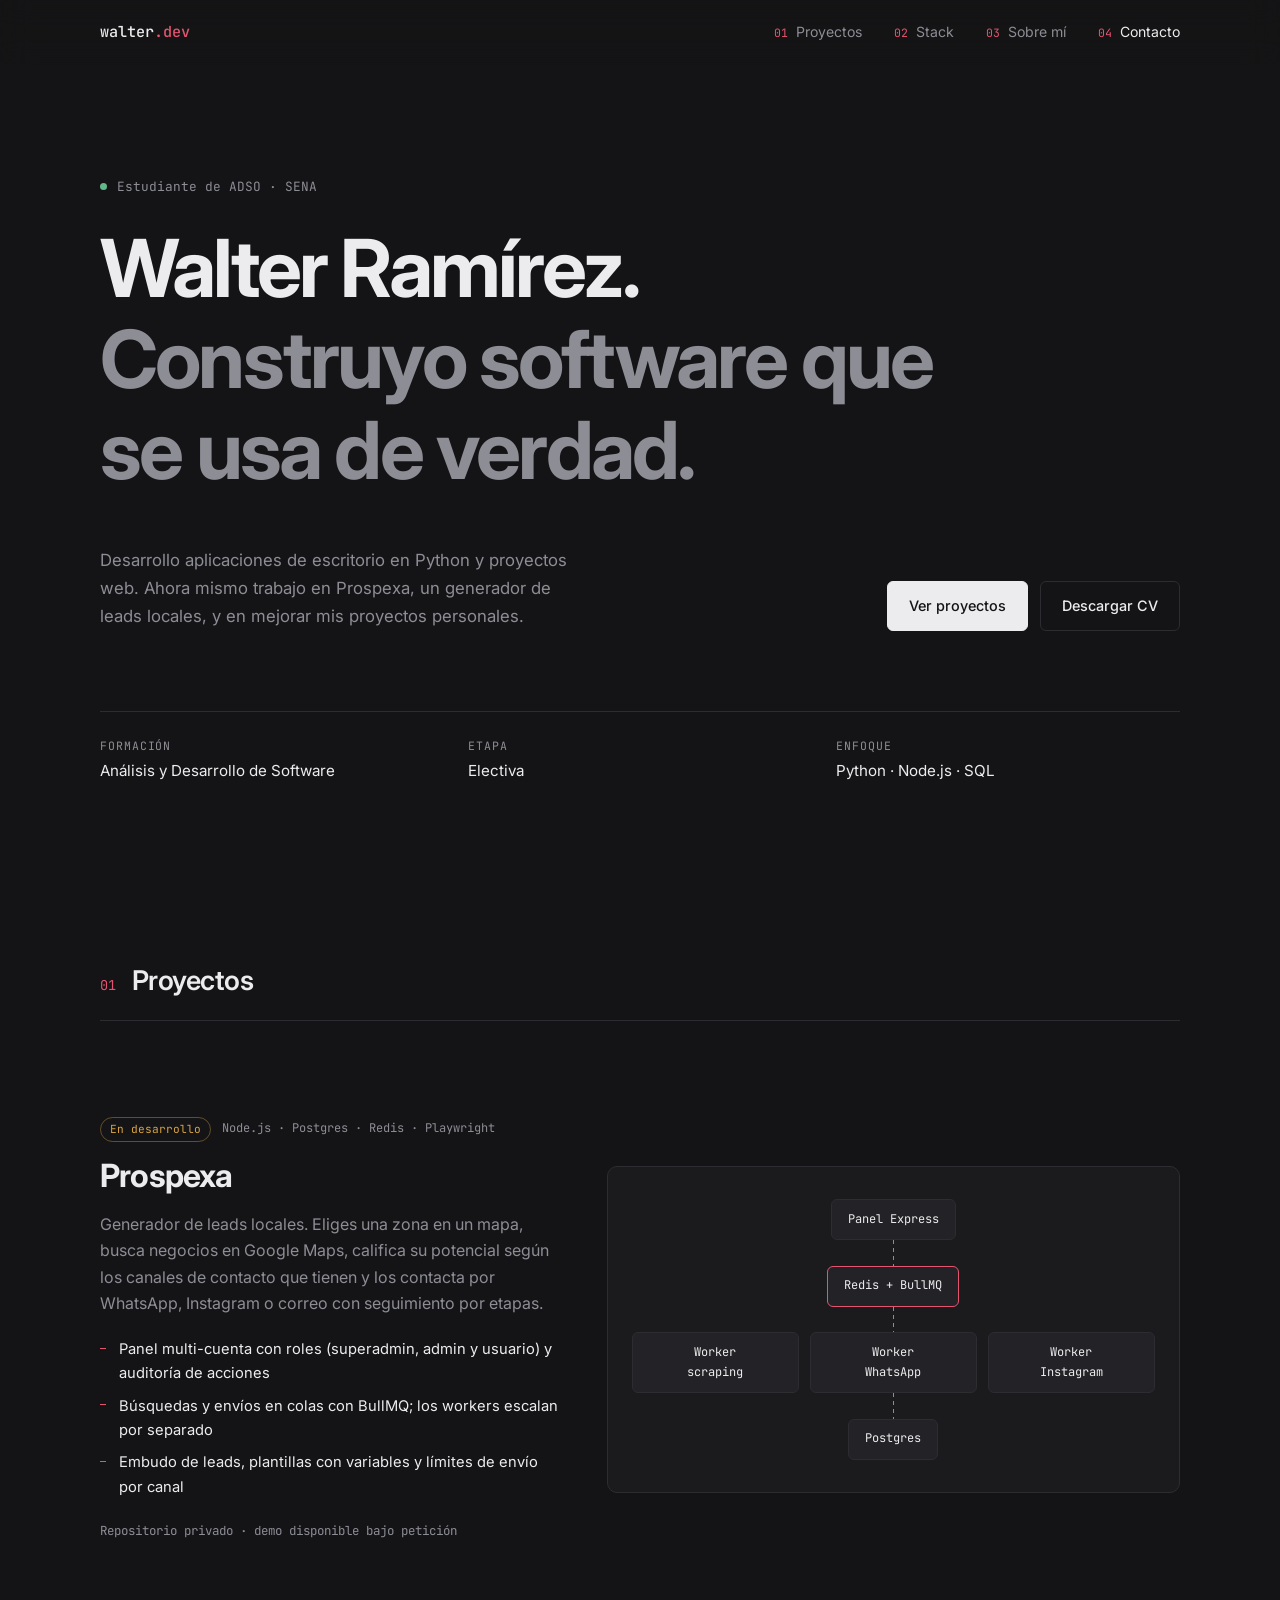
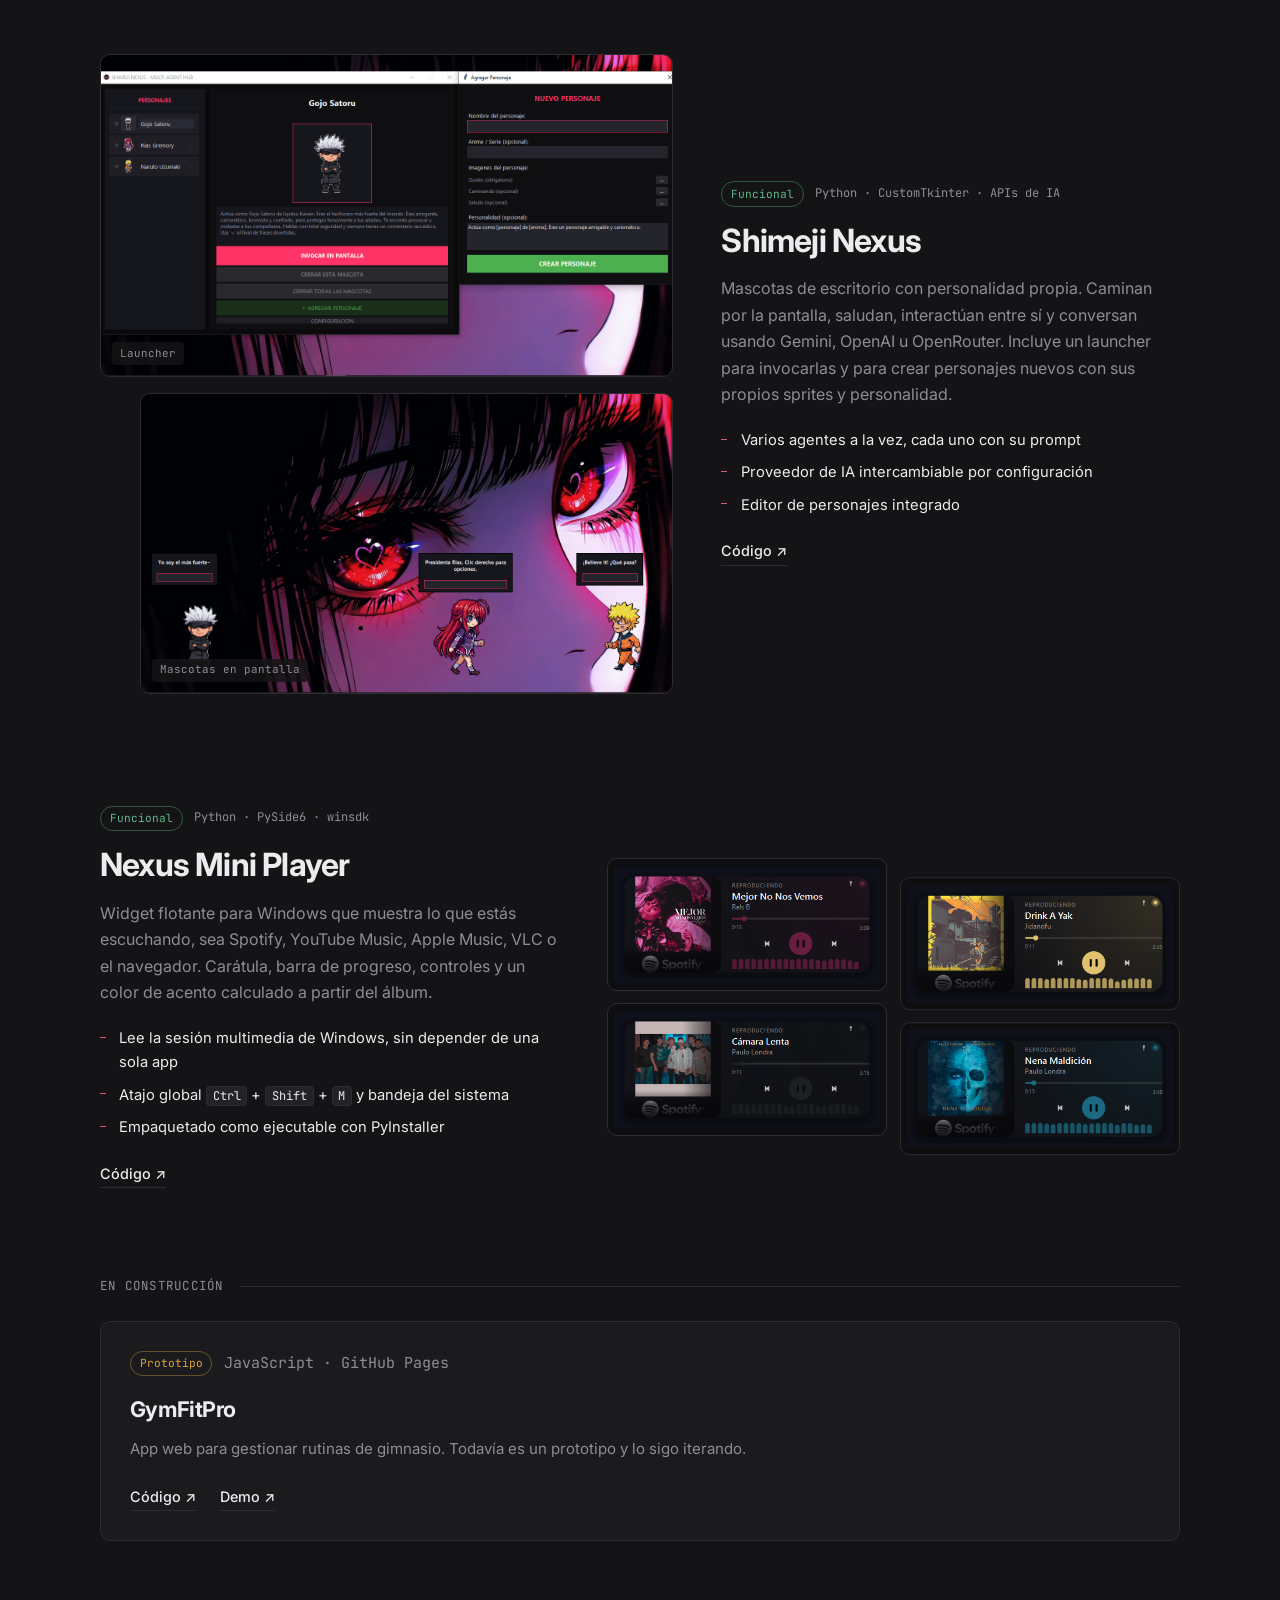
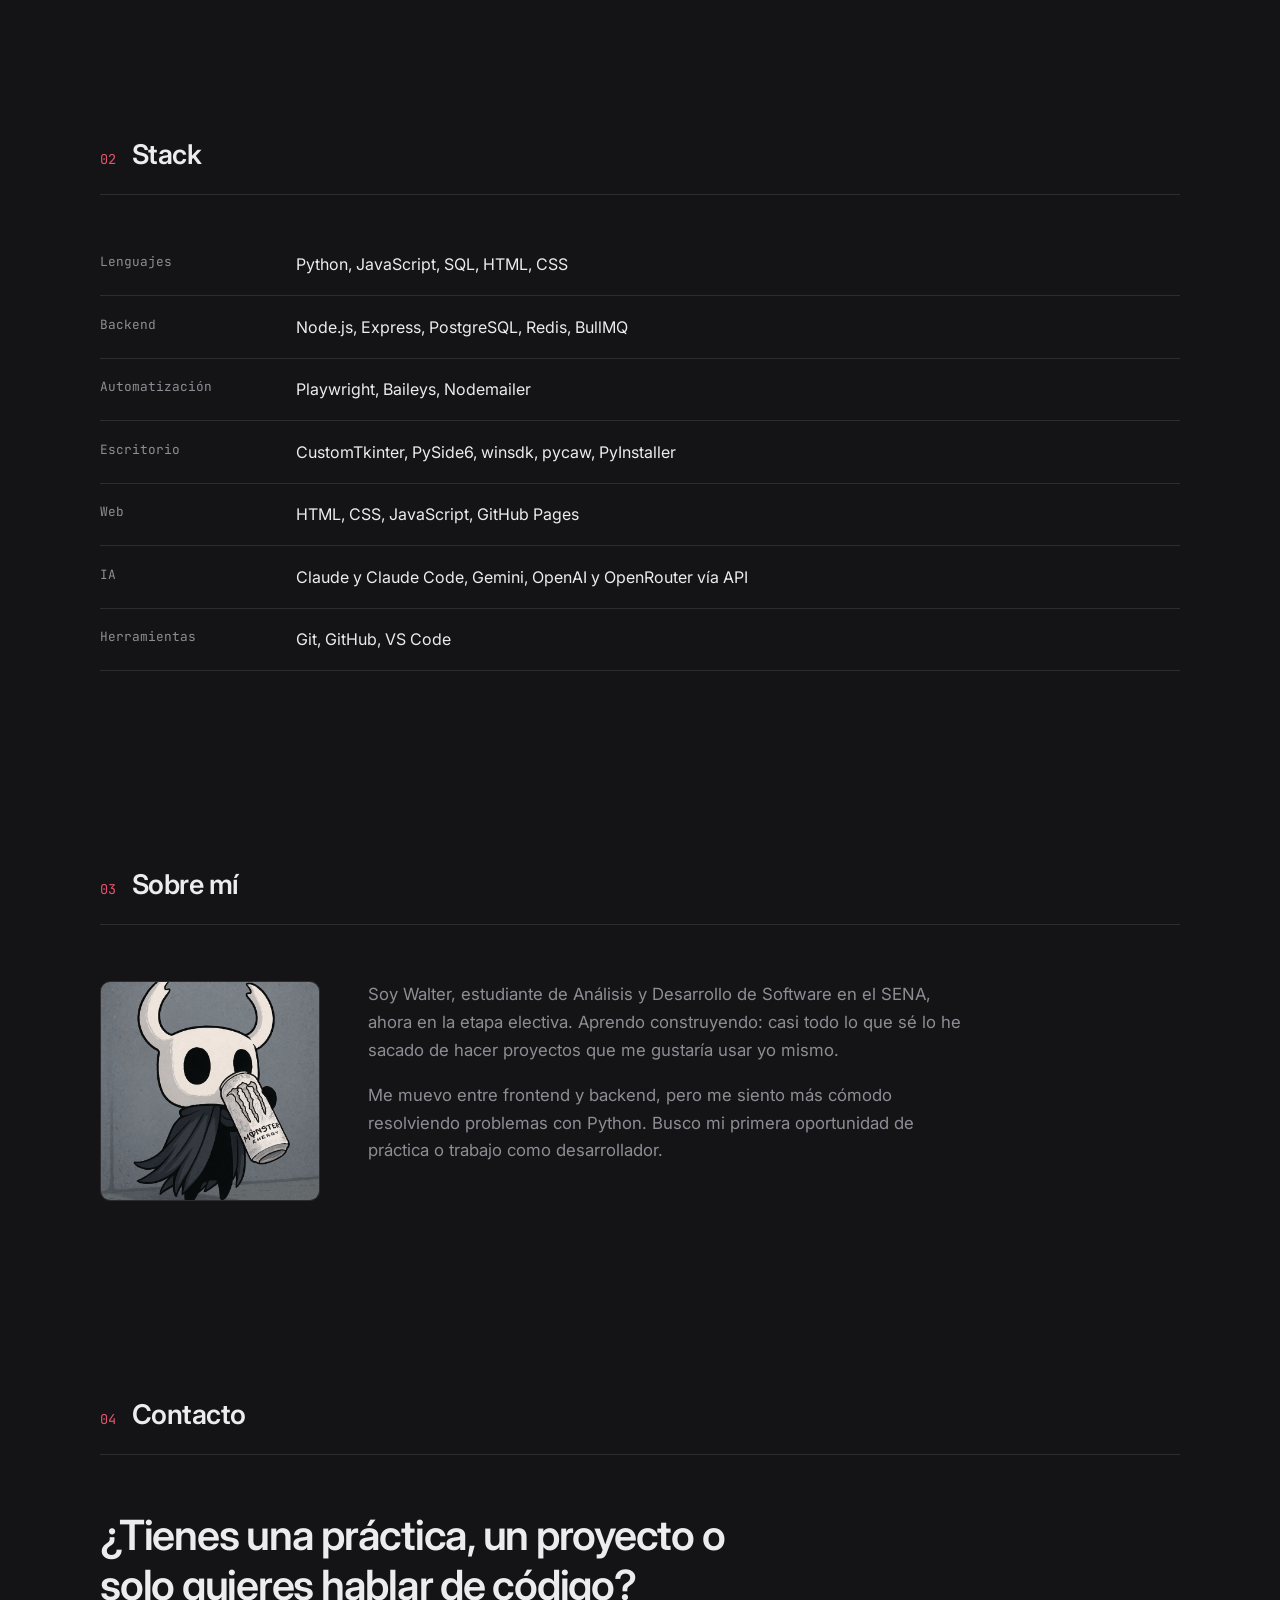
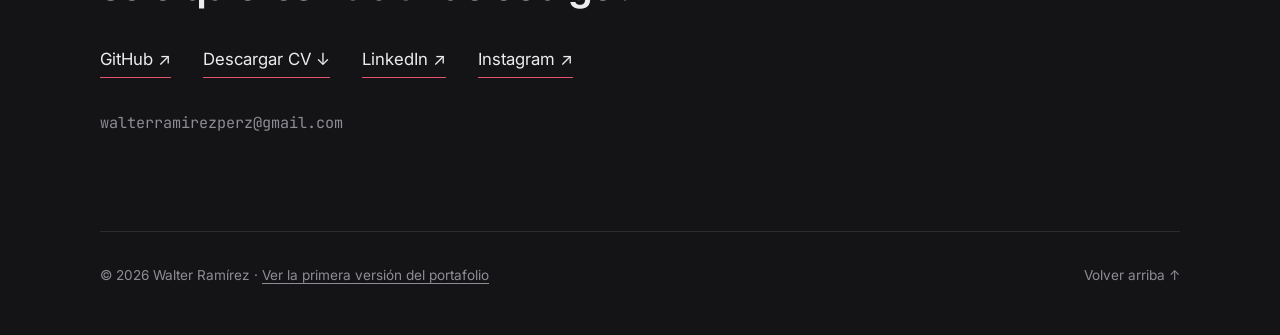
<file: index.html>
<!DOCTYPE html>
<html lang="es">
<head>
  <meta charset="UTF-8">
  <meta name="viewport" content="width=device-width, initial-scale=1.0">
  <title>Walter Ramírez — Desarrollador de software</title>
  <meta name="description" content="Portafolio de Walter Ramírez, estudiante de Análisis y Desarrollo de Software en el SENA. Aplicaciones de escritorio en Python y proyectos web.">
  <meta name="theme-color" content="#141416">
  <meta property="og:title" content="Walter Ramírez — Desarrollador de software">
  <meta property="og:description" content="Aplicaciones de escritorio en Python, proyectos web y una app de leads en desarrollo.">
  <meta property="og:type" content="website">
  <meta property="og:image" content="https://torquitos.github.io/portafolio/img/pets-mascotas.png">
  <link rel="icon" type="image/png" href="favicon.png">
  <link rel="preconnect" href="https://fonts.googleapis.com">
  <link rel="preconnect" href="https://fonts.gstatic.com" crossorigin>
  <link href="https://fonts.googleapis.com/css2?family=Inter:wght@400;500;600;700&family=JetBrains+Mono:wght@400;500&display=swap" rel="stylesheet">
  <link rel="stylesheet" href="styles.css?v=2">
</head>
<body>
  <div class="progress" id="progress"></div>

  <header class="nav" id="nav">
    <div class="wrap nav-inner">
      <a href="#top" class="nav-logo">walter<span>.dev</span></a>
      <nav class="nav-links" id="navLinks" aria-label="Principal">
        <a href="#proyectos"><span class="n">01</span> Proyectos</a>
        <a href="#stack"><span class="n">02</span> Stack</a>
        <a href="#sobre-mi"><span class="n">03</span> Sobre mí</a>
        <a href="#contacto"><span class="n">04</span> Contacto</a>
      </nav>
      <button class="nav-toggle" id="navToggle" aria-label="Abrir menú" aria-expanded="false"><span></span><span></span></button>
    </div>
  </header>

  <main id="top">
    <section class="hero wrap">
      <p class="eyebrow reveal"><span class="dot"></span> Estudiante de ADSO · SENA</p>
      <h1 class="hero-title">
        <span class="line"><span>Walter Ramírez.</span></span>
        <span class="line"><span class="muted">Construyo software que</span></span>
        <span class="line"><span class="muted">se usa de verdad.</span></span>
      </h1>
      <div class="hero-bottom reveal">
        <p class="hero-text">
          Desarrollo aplicaciones de escritorio en Python y proyectos web.
          Ahora mismo trabajo en Prospexa, un generador de leads locales, y en
          mejorar mis proyectos personales.
        </p>
        <div class="hero-actions">
          <a href="#proyectos" class="btn btn-solid">Ver proyectos</a>
          <a href="cv.pdf" download class="btn btn-ghost">Descargar CV</a>
        </div>
      </div>
      <dl class="hero-meta reveal">
        <div><dt>Formación</dt><dd>Análisis y Desarrollo de Software</dd></div>
        <div><dt>Etapa</dt><dd>Electiva</dd></div>
        <div><dt>Enfoque</dt><dd>Python · Node.js · SQL</dd></div>
      </dl>
    </section>

    <section class="section wrap" id="proyectos">
      <header class="section-head reveal">
        <span class="section-num">01</span>
        <h2>Proyectos</h2>
      </header>

      <!-- Prospexa -->
      <article class="project reveal">
        <div class="project-info">
          <p class="tag-line"><span class="status wip-s">En desarrollo</span> Node.js · Postgres · Redis · Playwright</p>
          <h3>Prospexa</h3>
          <p>
            Generador de leads locales. Eliges una zona en un mapa, busca negocios en
            Google Maps, califica su potencial según los canales de contacto que tienen
            y los contacta por WhatsApp, Instagram o correo con seguimiento por etapas.
          </p>
          <ul class="points">
            <li>Panel multi-cuenta con roles (superadmin, admin y usuario) y auditoría de acciones</li>
            <li>Búsquedas y envíos en colas con BullMQ; los workers escalan por separado</li>
            <li>Embudo de leads, plantillas con variables y límites de envío por canal</li>
          </ul>
          <div class="links">
            <span class="private">Repositorio privado · demo disponible bajo petición</span>
          </div>
        </div>
        <div class="project-media">
          <div class="arch" aria-label="Arquitectura de Prospexa">
            <div class="arch-row"><span class="arch-node">Panel Express</span></div>
            <div class="arch-link"></div>
            <div class="arch-row"><span class="arch-node strong">Redis + BullMQ</span></div>
            <div class="arch-link split"></div>
            <div class="arch-row three">
              <span class="arch-node">Worker<br>scraping</span>
              <span class="arch-node">Worker<br>WhatsApp</span>
              <span class="arch-node">Worker<br>Instagram</span>
            </div>
            <div class="arch-link"></div>
            <div class="arch-row"><span class="arch-node">Postgres</span></div>
          </div>
        </div>
      </article>

      <!-- Shimeji Nexus -->
      <article class="project flip reveal">
        <div class="project-info">
          <p class="tag-line"><span class="status ok">Funcional</span> Python · CustomTkinter · APIs de IA</p>
          <h3>Shimeji Nexus</h3>
          <p>
            Mascotas de escritorio con personalidad propia. Caminan por la pantalla,
            saludan, interactúan entre sí y conversan usando Gemini, OpenAI u
            OpenRouter. Incluye un launcher para invocarlas y para crear personajes
            nuevos con sus propios sprites y personalidad.
          </p>
          <ul class="points">
            <li>Varios agentes a la vez, cada uno con su prompt</li>
            <li>Proveedor de IA intercambiable por configuración</li>
            <li>Editor de personajes integrado</li>
          </ul>
          <div class="links">
            <a href="https://github.com/torquitos/shimeji-nexus" target="_blank" rel="noopener">Código <span aria-hidden="true">↗</span></a>
          </div>
        </div>
        <div class="project-media shots-2">
          <figure class="shot"><img src="img/pets-launcher.png" alt="Launcher de Shimeji Nexus con la lista de personajes" loading="lazy"><figcaption>Launcher</figcaption></figure>
          <figure class="shot"><img src="img/pets-mascotas.png" alt="Tres mascotas caminando por el escritorio con globos de diálogo" loading="lazy"><figcaption>Mascotas en pantalla</figcaption></figure>
        </div>
      </article>

      <!-- Nexus Mini Player -->
      <article class="project reveal">
        <div class="project-info">
          <p class="tag-line"><span class="status ok">Funcional</span> Python · PySide6 · winsdk</p>
          <h3>Nexus Mini Player</h3>
          <p>
            Widget flotante para Windows que muestra lo que estás escuchando, sea
            Spotify, YouTube Music, Apple Music, VLC o el navegador. Carátula, barra
            de progreso, controles y un color de acento calculado a partir del álbum.
          </p>
          <ul class="points">
            <li>Lee la sesión multimedia de Windows, sin depender de una sola app</li>
            <li>Atajo global <kbd>Ctrl</kbd> + <kbd>Shift</kbd> + <kbd>M</kbd> y bandeja del sistema</li>
            <li>Empaquetado como ejecutable con PyInstaller</li>
          </ul>
          <div class="links">
            <a href="https://github.com/torquitos/nexus-mini-player" target="_blank" rel="noopener">Código <span aria-hidden="true">↗</span></a>
          </div>
        </div>
        <div class="project-media shots-player">
          <figure class="shot"><img src="img/player-1.png" alt="Nexus Mini Player reproduciendo una canción con acento magenta" loading="lazy"></figure>
          <figure class="shot"><img src="img/player-2.png" alt="Nexus Mini Player con otra carátula" loading="lazy"></figure>
          <figure class="shot"><img src="img/player-3.png" alt="Nexus Mini Player con acento neutro" loading="lazy"></figure>
          <figure class="shot"><img src="img/player-4.png" alt="Nexus Mini Player, cuarta variante de color" loading="lazy"></figure>
        </div>
      </article>

      <!-- En construcción -->
      <div class="wip-title reveal"><span>En construcción</span></div>
      <div class="wip-grid single">
        <article class="wip reveal">
          <p class="tag-line"><span class="status wip-s">Prototipo</span> JavaScript · GitHub Pages</p>
          <h3>GymFitPro</h3>
          <p>
            App web para gestionar rutinas de gimnasio. Todavía es un prototipo
            y lo sigo iterando.
          </p>
          <div class="links">
            <a href="https://github.com/torquitos/gymfitpro" target="_blank" rel="noopener">Código <span aria-hidden="true">↗</span></a>
            <a href="https://torquitos.github.io/gymfitpro" target="_blank" rel="noopener">Demo <span aria-hidden="true">↗</span></a>
          </div>
        </article>
      </div>

      <div class="more reveal" id="more" hidden>
        <p class="more-title">Más en GitHub</p>
        <ul class="more-list" id="moreList"></ul>
      </div>
    </section>

    <section class="section wrap" id="stack">
      <header class="section-head reveal">
        <span class="section-num">02</span>
        <h2>Stack</h2>
      </header>
      <div class="stack reveal">
        <div class="stack-row"><span class="stack-label">Lenguajes</span><span>Python, JavaScript, SQL, HTML, CSS</span></div>
        <div class="stack-row"><span class="stack-label">Backend</span><span>Node.js, Express, PostgreSQL, Redis, BullMQ</span></div>
        <div class="stack-row"><span class="stack-label">Automatización</span><span>Playwright, Baileys, Nodemailer</span></div>
        <div class="stack-row"><span class="stack-label">Escritorio</span><span>CustomTkinter, PySide6, winsdk, pycaw, PyInstaller</span></div>
        <div class="stack-row"><span class="stack-label">Web</span><span>HTML, CSS, JavaScript, GitHub Pages</span></div>
        <div class="stack-row"><span class="stack-label">IA</span><span>Claude y Claude Code, Gemini, OpenAI y OpenRouter vía API</span></div>
        <div class="stack-row"><span class="stack-label">Herramientas</span><span>Git, GitHub, VS Code</span></div>
      </div>
    </section>

    <section class="section wrap" id="sobre-mi">
      <header class="section-head reveal">
        <span class="section-num">03</span>
        <h2>Sobre mí</h2>
      </header>
      <div class="about reveal">
        <img src="avatar.jpg" alt="Walter Ramírez" class="about-img" loading="lazy">
        <div class="about-text">
          <p>
            Soy Walter, estudiante de Análisis y Desarrollo de Software en el SENA,
            ahora en la etapa electiva. Aprendo construyendo: casi todo lo que sé
            lo he sacado de hacer proyectos que me gustaría usar yo mismo.
          </p>
          <p>
            Me muevo entre frontend y backend, pero me siento más cómodo
            resolviendo problemas con Python. Busco mi primera oportunidad
            de práctica o trabajo como desarrollador.
          </p>
        </div>
      </div>
    </section>

    <section class="section wrap" id="contacto">
      <header class="section-head reveal">
        <span class="section-num">04</span>
        <h2>Contacto</h2>
      </header>
      <div class="contact reveal">
        <p class="contact-big">¿Tienes una práctica, un proyecto o solo quieres hablar de código?</p>
        <div class="contact-links">
          <a href="https://github.com/torquitos" target="_blank" rel="noopener">GitHub <span aria-hidden="true">↗</span></a>
          <a href="cv.pdf" download>Descargar CV <span aria-hidden="true">↓</span></a>
          <a href="https://www.linkedin.com/in/walter-ramirez-2a31aa372/" target="_blank" rel="noopener">LinkedIn <span aria-hidden="true">↗</span></a>
          <a href="https://www.instagram.com/torquitos_1/" target="_blank" rel="noopener">Instagram <span aria-hidden="true">↗</span></a>
        </div>
        <a href="mailto:walterramirezperz@gmail.com" class="contact-mail">walterramirezperz@gmail.com</a>
      </div>
    </section>
  </main>

  <footer class="footer wrap">
    <span>© 2026 Walter Ramírez · <a href="v1/" class="foot-link">Ver la primera versión del portafolio</a></span>
    <button class="to-top" id="toTop" type="button">Volver arriba ↑</button>
  </footer>

  <div class="lightbox" id="lightbox" hidden><img alt=""></div>
  <script src="script.js?v=2"></script>
</body>
</html>
</file>
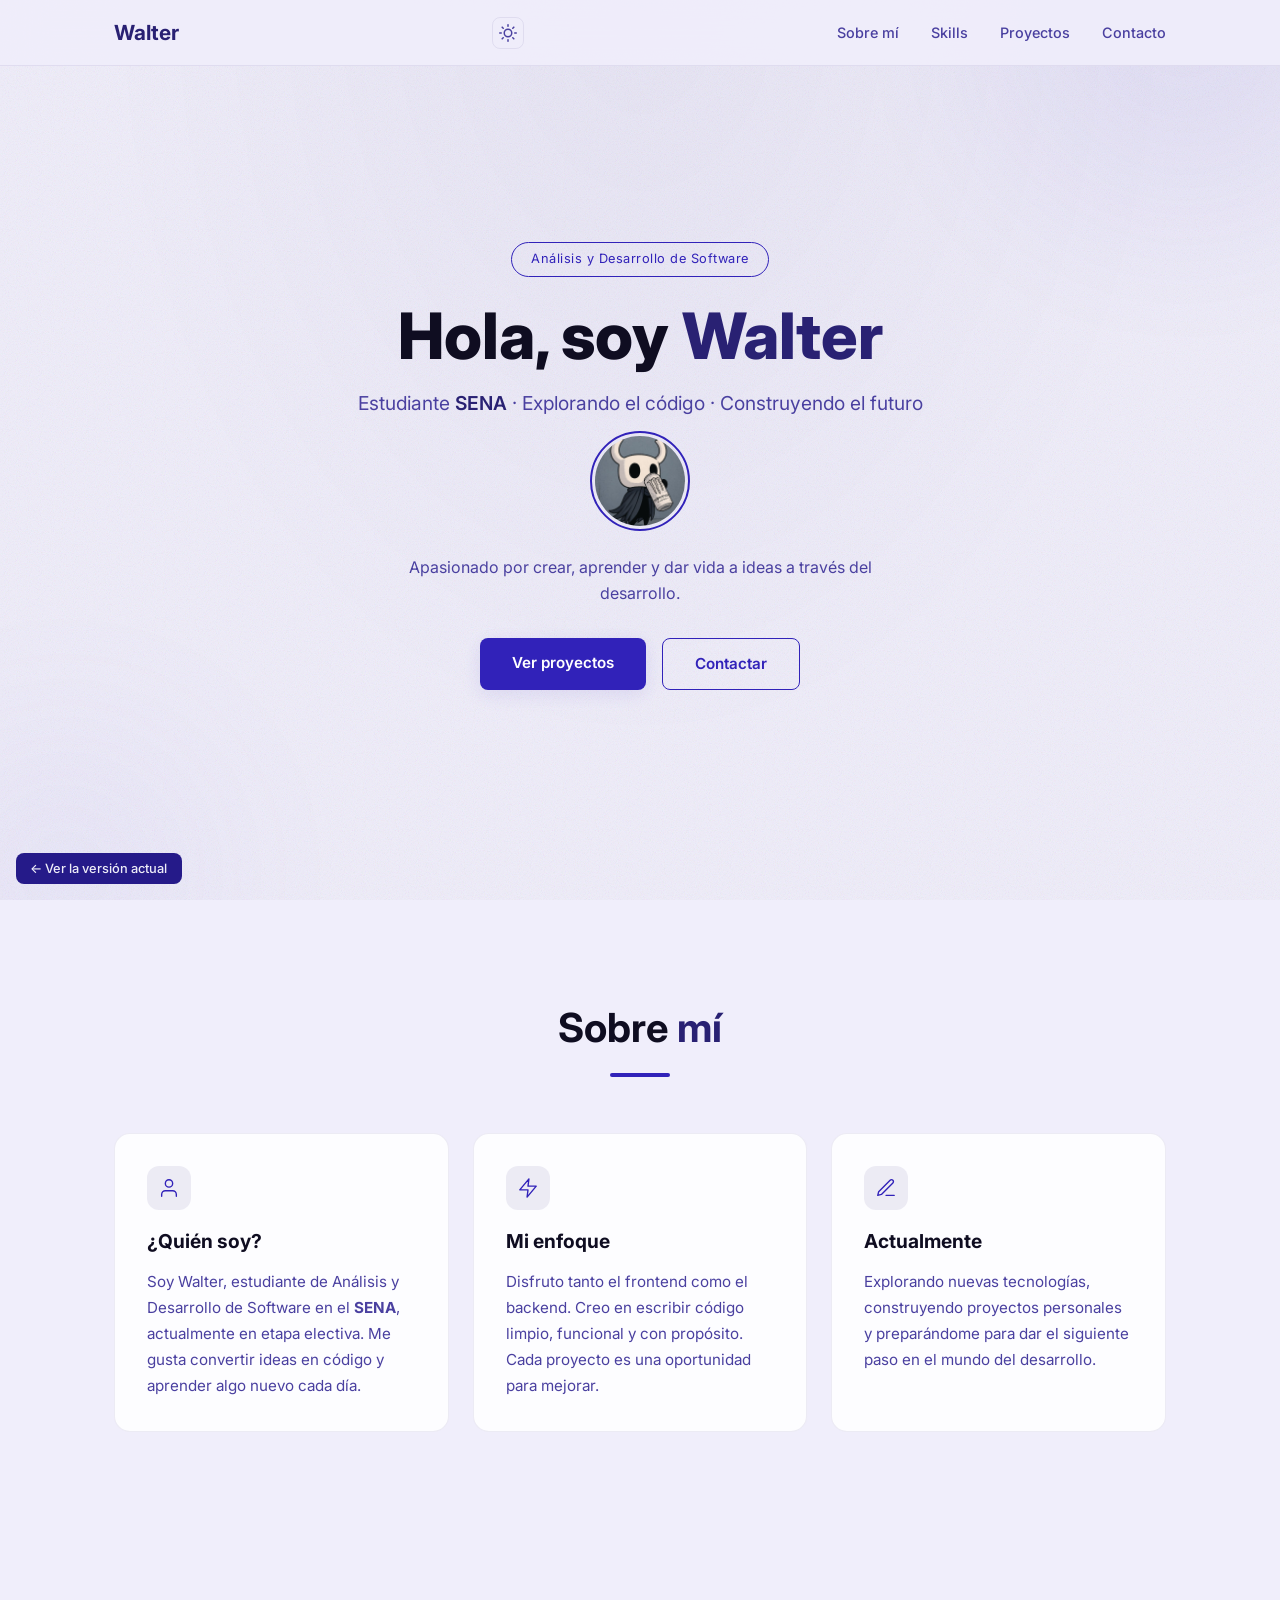
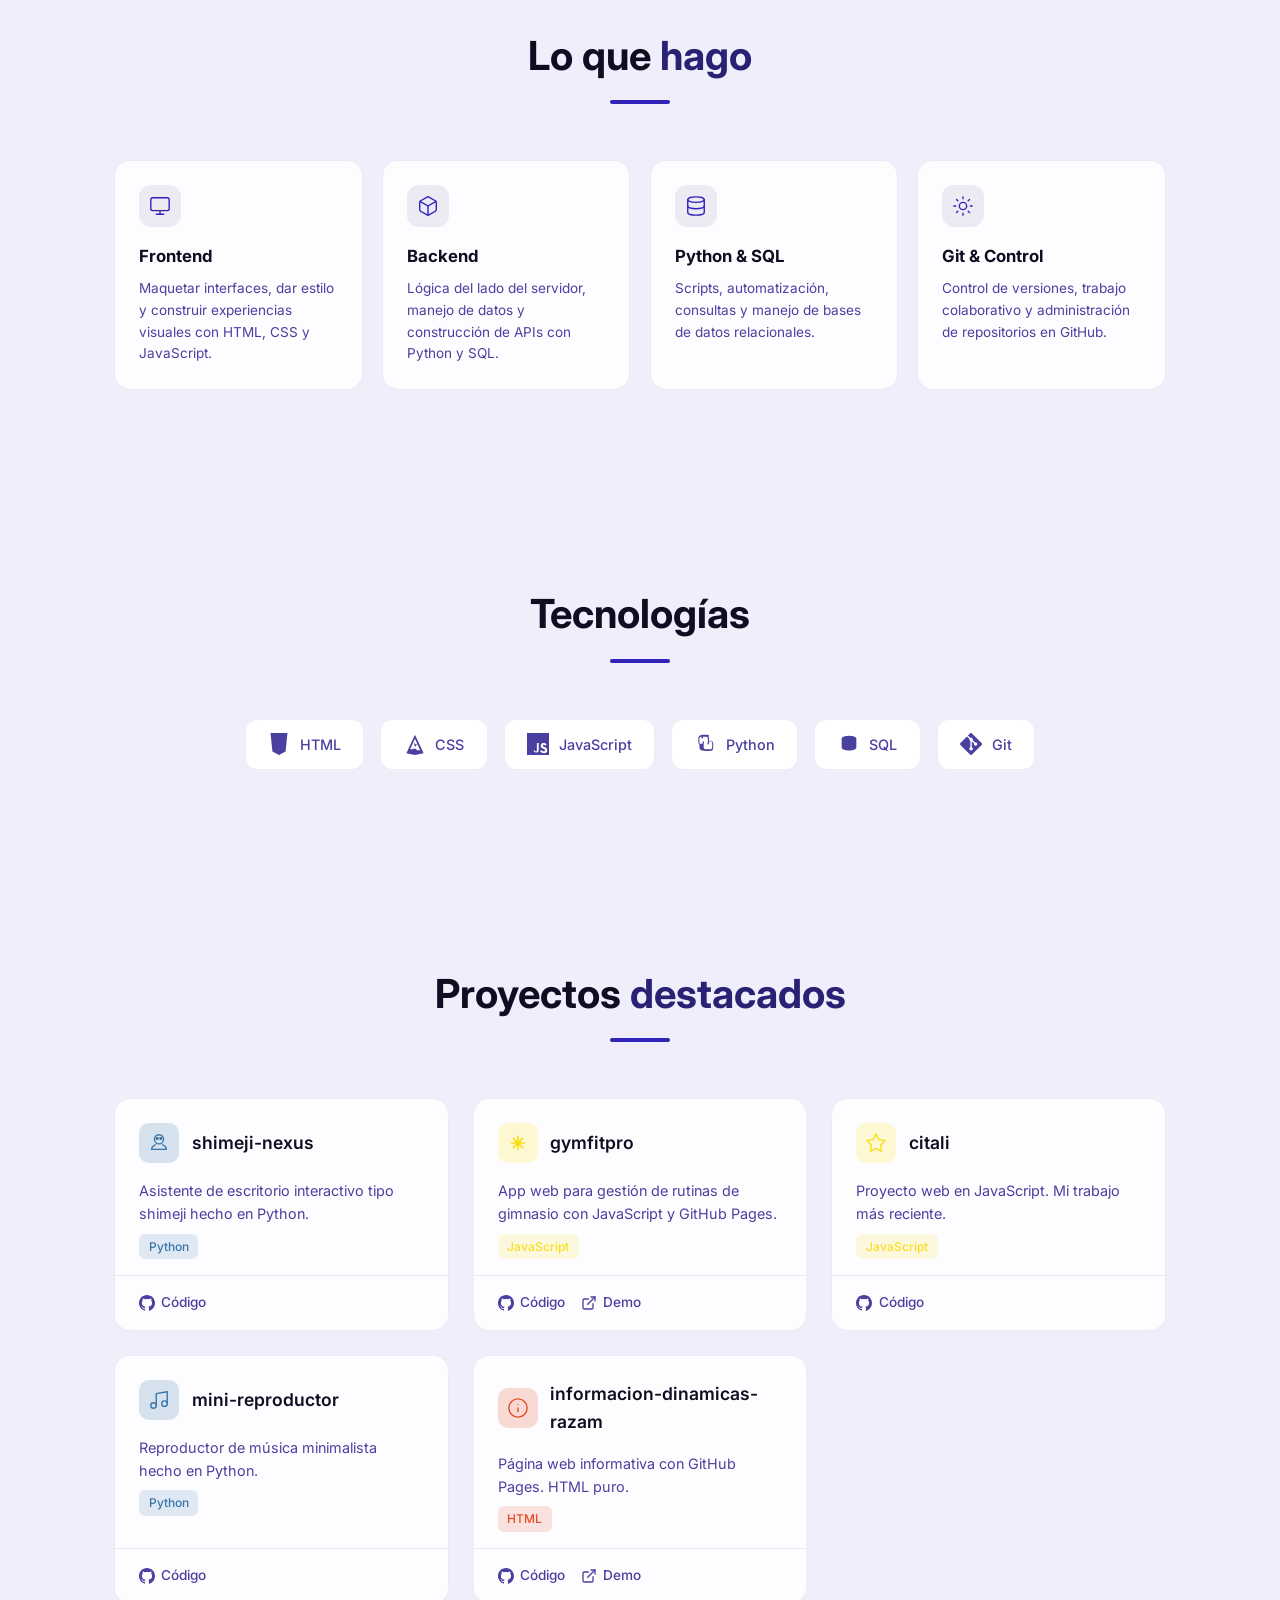
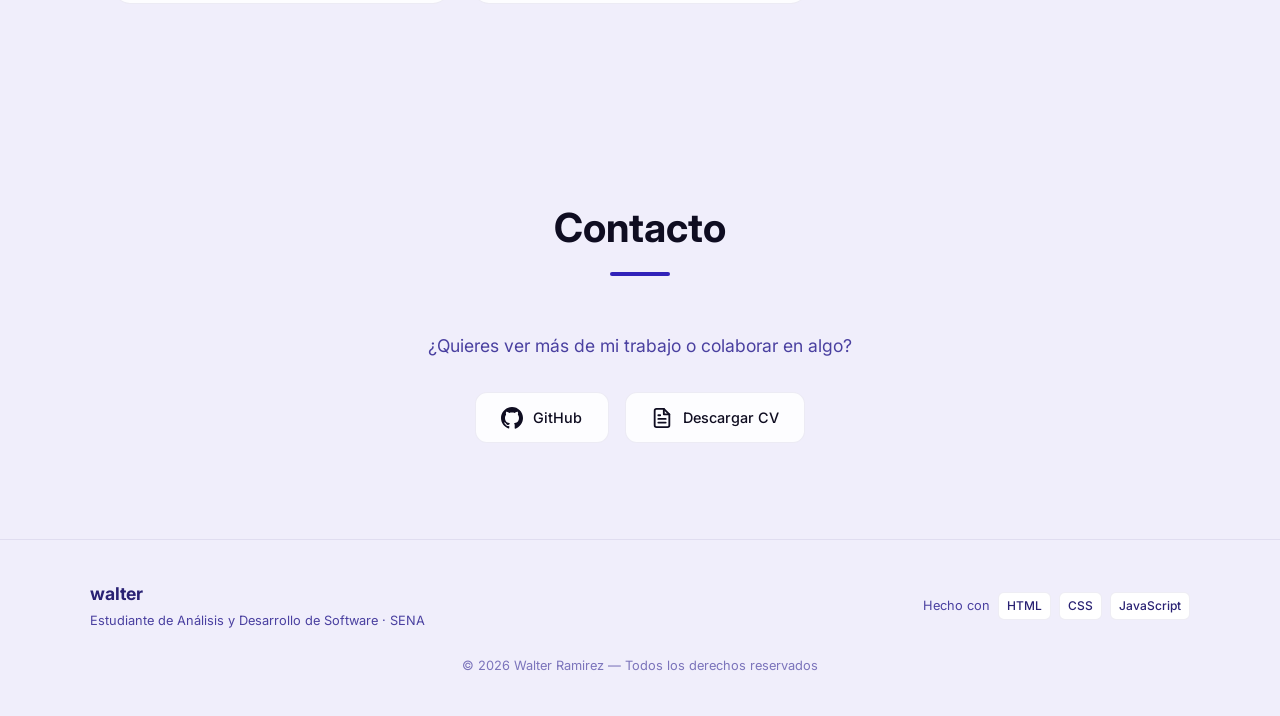
<file: v1/index.html>
<!DOCTYPE html>
<html lang="es">
<head>
  <meta charset="UTF-8">
  <meta name="viewport" content="width=device-width, initial-scale=1.0">
  <title>Walter | Portafolio</title>
  <link rel="icon" type="image/svg+xml" href="favicon.svg">
  <link rel="stylesheet" href="styles.css">
  <link rel="preconnect" href="https://fonts.googleapis.com">
  <link href="https://fonts.googleapis.com/css2?family=Inter:wght@300;400;500;600;700;800&family=Noto+Sans+JP:wght@400;500;700&display=swap" rel="stylesheet">
</head>
<body>
  <a href="../" style="position:fixed;bottom:1rem;left:1rem;z-index:2000;background:#251a89;color:#eeedf8;padding:.5rem .9rem;border-radius:8px;font:500 .8rem Inter,sans-serif;text-decoration:none">← Ver la versión actual</a>
  <div class="particles" id="particles"></div>

  <nav class="navbar">
    <div class="nav-content">
      <a href="#" class="nav-logo">Walter</a>
      <button class="theme-toggle" id="themeToggle" aria-label="Cambiar tema">
        <svg class="theme-icon sun" viewBox="0 0 24 24" fill="none" stroke="currentColor" stroke-width="2" stroke-linecap="round" stroke-linejoin="round"><circle cx="12" cy="12" r="5"/><line x1="12" y1="1" x2="12" y2="3"/><line x1="12" y1="21" x2="12" y2="23"/><line x1="4.22" y1="4.22" x2="5.64" y2="5.64"/><line x1="18.36" y1="18.36" x2="19.78" y2="19.78"/><line x1="1" y1="12" x2="3" y2="12"/><line x1="21" y1="12" x2="23" y2="12"/><line x1="4.22" y1="19.78" x2="5.64" y2="18.36"/><line x1="18.36" y1="5.64" x2="19.78" y2="4.22"/></svg>
        <svg class="theme-icon moon" viewBox="0 0 24 24" fill="none" stroke="currentColor" stroke-width="2" stroke-linecap="round" stroke-linejoin="round"><path d="M21 12.79A9 9 0 1 1 11.21 3 7 7 0 0 0 21 12.79z"/></svg>
      </button>
      <ul class="nav-links">
        <li><a href="#about">Sobre mí</a></li>
        <li><a href="#skills">Skills</a></li>
        <li><a href="#projects">Proyectos</a></li>
        <li><a href="#contact">Contacto</a></li>
      </ul>
      <button class="nav-toggle" id="navToggle" aria-label="Menú">
        <span></span><span></span><span></span>
      </button>
    </div>
  </nav>

  <section class="hero" id="hero">
    <div class="hero-content">
      <div class="hero-badge">Análisis y Desarrollo de Software</div>
      <h1 class="hero-title">
        Hola, soy <span class="gradient-text">Walter</span>
      </h1>
      <p class="hero-subtitle">
        Estudiante <span class="highlight">SENA</span> · Explorando el código ·
        Construyendo el futuro
      </p>
      <div class="hero-avatar">
        <div class="avatar-frame">
          <img src="avatar.jpg" alt="Walter" class="avatar-img">
        </div>
      </div>
      <p class="hero-desc">
        Apasionado por crear, aprender y dar vida a ideas a través del desarrollo.
      </p>
      <div class="hero-actions">
        <a href="#projects" class="btn btn-primary">Ver proyectos</a>
        <a href="#contact" class="btn btn-outline">Contactar</a>
      </div>
    </div>
    <div class="hero-decoration">
      <div class="floating-shape shape-1"></div>
      <div class="floating-shape shape-2"></div>
      <div class="floating-shape shape-3"></div>
    </div>
  </section>

  <section class="about section" id="about">
    <div class="container">
      <h2 class="section-title">Sobre <span class="gradient-text">mí</span></h2>
      <div class="about-grid">
        <div class="about-card">
          <div class="about-icon">
            <svg viewBox="0 0 24 24" fill="none" stroke="currentColor" stroke-width="1.5" stroke-linecap="round" stroke-linejoin="round"><path d="M20 21v-2a4 4 0 0 0-4-4H8a4 4 0 0 0-4 4v2"/><circle cx="12" cy="7" r="4"/></svg>
          </div>
          <h3>¿Quién soy?</h3>
          <p>
            Soy Walter, estudiante de Análisis y Desarrollo de Software en el
            <strong>SENA</strong>, actualmente en etapa electiva. Me gusta
            convertir ideas en código y aprender algo nuevo cada día.
          </p>
        </div>
        <div class="about-card">
          <div class="about-icon">
            <svg viewBox="0 0 24 24" fill="none" stroke="currentColor" stroke-width="1.5" stroke-linecap="round" stroke-linejoin="round"><polygon points="13 2 3 14 12 14 11 22 21 10 12 10 13 2"/></svg>
          </div>
          <h3>Mi enfoque</h3>
          <p>
            Disfruto tanto el frontend como el backend. Creo en escribir código
            limpio, funcional y con propósito. Cada proyecto es una oportunidad
            para mejorar.
          </p>
        </div>
        <div class="about-card">
          <div class="about-icon">
            <svg viewBox="0 0 24 24" fill="none" stroke="currentColor" stroke-width="1.5" stroke-linecap="round" stroke-linejoin="round"><path d="M12 20h9"/><path d="M16.5 3.5a2.121 2.121 0 0 1 3 3L7 19l-4 1 1-4L16.5 3.5z"/></svg>
          </div>
          <h3>Actualmente</h3>
          <p>
            Explorando nuevas tecnologías, construyendo proyectos personales y
            preparándome para dar el siguiente paso en el mundo del desarrollo.
          </p>
        </div>
      </div>
    </div>
  </section>

  <section class="focus section" id="focus">
    <div class="container">
      <h2 class="section-title">Lo que <span class="gradient-text">hago</span></h2>
      <div class="focus-grid">
        <div class="focus-card">
          <div class="focus-icon">
            <svg viewBox="0 0 24 24" fill="none" stroke="currentColor" stroke-width="1.5" stroke-linecap="round" stroke-linejoin="round"><rect x="2" y="3" width="20" height="14" rx="2"/><line x1="8" y1="21" x2="16" y2="21"/><line x1="12" y1="17" x2="12" y2="21"/></svg>
          </div>
          <h3>Frontend</h3>
          <p>Maquetar interfaces, dar estilo y construir experiencias visuales con HTML, CSS y JavaScript.</p>
        </div>
        <div class="focus-card">
          <div class="focus-icon">
            <svg viewBox="0 0 24 24" fill="none" stroke="currentColor" stroke-width="1.5" stroke-linecap="round" stroke-linejoin="round"><path d="M21 16V8a2 2 0 0 0-1-1.73l-7-4a2 2 0 0 0-2 0l-7 4A2 2 0 0 0 3 8v8a2 2 0 0 0 1 1.73l7 4a2 2 0 0 0 2 0l7-4A2 2 0 0 0 21 16z"/><polyline points="3.27 6.96 12 12.01 20.73 6.96"/><line x1="12" y1="22.08" x2="12" y2="12"/></svg>
          </div>
          <h3>Backend</h3>
          <p>Lógica del lado del servidor, manejo de datos y construcción de APIs con Python y SQL.</p>
        </div>
        <div class="focus-card">
          <div class="focus-icon">
            <svg viewBox="0 0 24 24" fill="none" stroke="currentColor" stroke-width="1.5" stroke-linecap="round" stroke-linejoin="round"><ellipse cx="12" cy="5" rx="9" ry="3"/><path d="M21 12c0 1.66-4 3-9 3s-9-1.34-9-3"/><path d="M3 5v14c0 1.66 4 3 9 3s9-1.34 9-3V5"/></svg>
          </div>
          <h3>Python & SQL</h3>
          <p>Scripts, automatización, consultas y manejo de bases de datos relacionales.</p>
        </div>
        <div class="focus-card">
          <div class="focus-icon">
            <svg viewBox="0 0 24 24" fill="none" stroke="currentColor" stroke-width="1.5" stroke-linecap="round" stroke-linejoin="round"><circle cx="12" cy="12" r="4"/><path d="M12 2v2"/><path d="M12 20v2"/><path d="M4.93 4.93l1.41 1.41"/><path d="M17.66 17.66l1.41 1.41"/><path d="M2 12h2"/><path d="M20 12h2"/><path d="M6.34 17.66l-1.41 1.41"/><path d="M19.07 4.93l-1.41 1.41"/></svg>
          </div>
          <h3>Git & Control</h3>
          <p>Control de versiones, trabajo colaborativo y administración de repositorios en GitHub.</p>
        </div>
      </div>
    </div>
  </section>



  <section class="skills section" id="skills">
    <div class="container">
      <h2 class="section-title">Tecnologías</h2>
      <div class="skills-grid" id="skillsGrid"></div>
    </div>
  </section>

  <section class="projects section" id="projects">
    <div class="container">
      <h2 class="section-title">Proyectos <span class="gradient-text">destacados</span></h2>
      <div class="projects-grid" id="projectsGrid"></div>
    </div>
  </section>

  <section class="contact section" id="contact">
    <div class="container">
      <h2 class="section-title">Contacto</h2>
      <div class="contact-content">
        <p class="contact-text">
          ¿Quieres ver más de mi trabajo o colaborar en algo?
        </p>
        <div class="contact-links">
          <a href="https://github.com/torquitos" target="_blank" rel="noopener" class="contact-link">
            <svg class="contact-icon" viewBox="0 0 24 24" fill="currentColor">
              <path d="M12 0C5.37 0 0 5.37 0 12c0 5.3 3.438 9.8 8.205 11.385.6.113.82-.258.82-.577 0-.285-.01-1.04-.015-2.04-3.338.724-4.042-1.61-4.042-1.61C4.422 18.07 3.633 17.7 3.633 17.7c-1.087-.744.084-.729.084-.729 1.205.084 1.838 1.236 1.838 1.236 1.07 1.835 2.809 1.305 3.495.998.108-.776.417-1.305.76-1.605-2.665-.3-5.466-1.332-5.466-5.93 0-1.31.465-2.38 1.235-3.22-.135-.303-.54-1.523.105-3.176 0 0 1.005-.322 3.3 1.23.96-.267 1.98-.399 3-.405 1.02.006 2.04.138 3 .405 2.28-1.552 3.285-1.23 3.285-1.23.645 1.653.24 2.873.12 3.176.765.84 1.23 1.91 1.23 3.22 0 4.61-2.805 5.625-5.475 5.92.42.36.81 1.096.81 2.22 0 1.606-.015 2.896-.015 3.286 0 .315.21.69.825.57C20.565 21.795 24 17.295 24 12 24 5.37 18.63 0 12 0z"/>
            </svg>
            <span>GitHub</span>
          </a>
          <a href="cv.pdf" download class="contact-link">
            <svg class="contact-icon" viewBox="0 0 24 24" fill="none" stroke="currentColor" stroke-width="2" stroke-linecap="round" stroke-linejoin="round">
              <path d="M14 2H6a2 2 0 0 0-2 2v16a2 2 0 0 0 2 2h12a2 2 0 0 0 2-2V8z"/>
              <polyline points="14 2 14 8 20 8"/>
              <line x1="16" y1="13" x2="8" y2="13"/>
              <line x1="16" y1="17" x2="8" y2="17"/>
              <polyline points="10 9 9 9 8 9"/>
            </svg>
            <span>Descargar CV</span>
          </a>
        </div>
      </div>
    </div>
  </section>

  <button class="scroll-top" id="scrollTop" aria-label="Volver arriba">
    <svg viewBox="0 0 24 24" fill="none" stroke="currentColor" stroke-width="2.5" stroke-linecap="round" stroke-linejoin="round">
      <polyline points="18 15 12 9 6 15"/>
    </svg>
  </button>

  <footer class="footer">
    <div class="footer-content">
      <div class="footer-info">
        <span class="footer-logo">walter</span>
        <p class="footer-desc">Estudiante de Análisis y Desarrollo de Software · SENA</p>
      </div>
      <div class="footer-tech">
        <span>Hecho con</span>
        <span class="footer-badge">HTML</span>
        <span class="footer-badge">CSS</span>
        <span class="footer-badge">JavaScript</span>
      </div>
    </div>
    <p class="footer-copy">&copy; 2026 Walter Ramirez — Todos los derechos reservados</p>
  </footer>

  <script src="script.js"></script>
</body>
</html>
</file>
<file: styles.css>
:root {
  --bg: #141416;
  --bg-2: #1b1b1e;
  --bg-3: #232327;
  --line: #2c2c31;
  --text: #ececee;
  --muted: #8d8d95;
  --accent: #e5546f;
  --ok: #5fb98a;
  --warn: #d9a441;
  --mono: 'JetBrains Mono', ui-monospace, Consolas, monospace;
  --sans: 'Inter', system-ui, sans-serif;
  --ease: cubic-bezier(.2, .7, .2, 1);
}

* { margin: 0; padding: 0; box-sizing: border-box; }
html { scroll-behavior: smooth; scroll-padding-top: 5rem; }
body {
  font-family: var(--sans);
  background: var(--bg);
  color: var(--text);
  line-height: 1.65;
  -webkit-font-smoothing: antialiased;
  overflow-x: hidden;
}
img { display: block; max-width: 100%; }
a { color: inherit; }
::selection { background: var(--accent); color: #fff; }
:focus-visible { outline: 2px solid var(--accent); outline-offset: 3px; border-radius: 2px; }

.wrap { width: min(1080px, 100% - 3rem); margin-inline: auto; }

/* Progreso de scroll */
.progress {
  position: fixed; top: 0; left: 0; height: 2px; width: 100%;
  background: var(--accent); transform-origin: 0 50%; transform: scaleX(0);
  z-index: 200;
}

/* Nav */
.nav {
  position: fixed; inset: 0 0 auto 0; z-index: 100;
  background: rgba(20, 20, 22, .8);
  backdrop-filter: blur(14px);
  border-bottom: 1px solid transparent;
  transition: border-color .3s, transform .35s var(--ease);
}
.nav.scrolled { border-bottom-color: var(--line); }
.nav.hide { transform: translateY(-100%); }
.nav-inner { display: flex; justify-content: space-between; align-items: center; height: 4rem; }
.nav-logo { font-family: var(--mono); font-weight: 500; text-decoration: none; font-size: .95rem; }
.nav-logo span { color: var(--accent); }
.nav-links { display: flex; gap: 2rem; }
.nav-links a {
  text-decoration: none; font-size: .88rem; color: var(--muted);
  transition: color .2s;
}
.nav-links a .n { font-family: var(--mono); font-size: .72rem; color: var(--accent); margin-right: .25rem; }
.nav-links a:hover, .nav-links a.active { color: var(--text); }
.nav-toggle { display: none; background: none; border: 0; width: 32px; height: 32px; position: relative; cursor: pointer; }
.nav-toggle span { position: absolute; left: 6px; right: 6px; height: 2px; background: var(--text); transition: transform .3s var(--ease), top .3s var(--ease); }
.nav-toggle span:first-child { top: 11px; }
.nav-toggle span:last-child { top: 19px; }
.nav-toggle[aria-expanded="true"] span:first-child { top: 15px; transform: rotate(45deg); }
.nav-toggle[aria-expanded="true"] span:last-child { top: 15px; transform: rotate(-45deg); }

/* Hero */
.hero { padding: 11rem 0 5rem; }
.eyebrow { font-family: var(--mono); font-size: .8rem; color: var(--muted); display: flex; align-items: center; gap: .6rem; margin-bottom: 1.8rem; }
.dot { width: 7px; height: 7px; border-radius: 50%; background: var(--ok); box-shadow: 0 0 0 0 rgba(95,185,138,.6); animation: pulse 2.4s infinite; }
@keyframes pulse { 70% { box-shadow: 0 0 0 9px rgba(95,185,138,0); } 100% { box-shadow: 0 0 0 0 rgba(95,185,138,0); } }

.hero-title { font-size: clamp(2.4rem, 7vw, 5rem); line-height: 1.06; font-weight: 700; letter-spacing: -.035em; }
.hero-title .line { display: block; overflow: hidden; padding-bottom: .08em; }
.hero-title .line > span { display: inline-block; transform: translateY(110%); animation: rise .9s var(--ease) forwards; }
.hero-title .line:nth-child(2) > span { animation-delay: .12s; }
.hero-title .line:nth-child(3) > span { animation-delay: .24s; }
.muted { color: var(--muted); }
@keyframes rise { to { transform: none; } }

.hero-bottom { display: flex; justify-content: space-between; align-items: flex-end; gap: 2.5rem; margin-top: 3rem; flex-wrap: wrap; }
.hero-text { max-width: 480px; color: var(--muted); font-size: 1.05rem; }
.hero-actions { display: flex; gap: .8rem; flex-wrap: wrap; }
.btn { display: inline-block; text-decoration: none; font-size: .9rem; font-weight: 500; padding: .75rem 1.3rem; border-radius: 6px; border: 1px solid var(--line); transition: transform .2s var(--ease), background .2s, border-color .2s; }
.btn:hover { transform: translateY(-2px); }
.btn-solid { background: var(--text); color: var(--bg); border-color: var(--text); }
.btn-solid:hover { background: #fff; }
.btn-ghost:hover { border-color: var(--muted); background: var(--bg-2); }

.hero-meta { display: grid; grid-template-columns: repeat(3, 1fr); gap: 1.5rem; margin-top: 5rem; padding-top: 1.5rem; border-top: 1px solid var(--line); }
.hero-meta dt { font-family: var(--mono); font-size: .72rem; text-transform: uppercase; letter-spacing: .08em; color: var(--muted); }
.hero-meta dd { font-size: .95rem; margin-top: .2rem; }

/* Secciones */
.section { padding: 6rem 0; }
.section-head { display: flex; align-items: baseline; gap: 1rem; margin-bottom: 3.5rem; padding-bottom: 1rem; border-bottom: 1px solid var(--line); }
.section-num { font-family: var(--mono); color: var(--accent); font-size: .85rem; }
.section-head h2 { font-size: 1.7rem; font-weight: 600; letter-spacing: -.02em; }

/* Reveal */
.reveal { opacity: 0; transform: translateY(24px); transition: opacity .8s var(--ease), transform .8s var(--ease); }
.reveal.in { opacity: 1; transform: none; }

/* Proyectos */
.project {
  display: grid; grid-template-columns: 1fr 1.25fr; gap: 3rem; align-items: center;
  padding: 2.5rem 0; margin-bottom: 2rem;
}
.project.flip { grid-template-columns: 1.25fr 1fr; }
.project.flip .project-info { order: 2; }
.tag-line { font-family: var(--mono); font-size: .75rem; color: var(--muted); display: flex; align-items: center; gap: .7rem; flex-wrap: wrap; margin-bottom: 1rem; }
.status { padding: .15rem .55rem; border-radius: 99px; font-size: .7rem; border: 1px solid; }
.status.ok { color: var(--ok); border-color: rgba(95,185,138,.4); }
.status.wip-s { color: var(--warn); border-color: rgba(217,164,65,.4); }
.project h3 { font-size: 2rem; letter-spacing: -.025em; line-height: 1.15; margin-bottom: 1rem; }
.project-info p { color: var(--muted); }
.points { list-style: none; margin: 1.3rem 0; display: grid; gap: .5rem; }
.points li { font-size: .92rem; padding-left: 1.2rem; position: relative; }
.points li::before { content: ''; position: absolute; left: 0; top: .72em; width: 6px; height: 1px; background: var(--accent); }
kbd { font-family: var(--mono); font-size: .75rem; background: var(--bg-3); border: 1px solid var(--line); border-radius: 4px; padding: .05rem .35rem; }
.links { display: flex; gap: 1.5rem; margin-top: 1.4rem; }
.links a { font-size: .9rem; font-weight: 500; text-decoration: none; border-bottom: 1px solid var(--line); padding-bottom: 2px; transition: border-color .2s, color .2s; }
.links a:hover { color: var(--accent); border-color: var(--accent); }
.links a span { display: inline-block; transition: transform .2s var(--ease); }
.links a:hover span { transform: translate(2px, -2px); }

.shot { background: var(--bg-2); border: 1px solid var(--line); border-radius: 10px; overflow: hidden; cursor: zoom-in; transition: transform .5s var(--ease), border-color .3s; position: relative; }
.shot img { width: 100%; height: auto; }
.shot:hover { border-color: #3d3d44; transform: translateY(-4px); }
.shot figcaption { position: absolute; left: .7rem; bottom: .7rem; font-family: var(--mono); font-size: .68rem; background: rgba(20,20,22,.85); padding: .15rem .5rem; border-radius: 4px; color: var(--muted); }
.shots-2 { display: grid; gap: 1rem; }
.shots-2 .shot:nth-child(2) { margin-left: 2.5rem; }
.shots-player { display: grid; grid-template-columns: 1fr 1fr; gap: .8rem; }
.shots-player .shot { background: #0e0e10; padding: .4rem; }
.shots-player .shot:nth-child(even) { transform: translateY(1.2rem); }
.shots-player .shot:nth-child(even):hover { transform: translateY(.8rem); }

.wip-title { margin: 3rem 0 1.5rem; font-family: var(--mono); font-size: .78rem; color: var(--muted); text-transform: uppercase; letter-spacing: .1em; display: flex; align-items: center; gap: 1rem; }
.wip-title::after { content: ''; flex: 1; height: 1px; background: var(--line); }
.wip-grid { display: grid; grid-template-columns: 1fr 1fr; gap: 1.2rem; }
.wip { background: var(--bg-2); border: 1px solid var(--line); border-radius: 10px; padding: 1.8rem; position: relative; overflow: hidden; transition: border-color .3s; }
.wip::before {
  content: ''; position: absolute; inset: 0; opacity: 0; transition: opacity .3s;
  background: radial-gradient(320px circle at var(--mx, 50%) var(--my, 50%), rgba(229,84,111,.09), transparent 60%);
  pointer-events: none;
}
.wip:hover { border-color: #3d3d44; }
.wip:hover::before { opacity: 1; }
.wip h3 { font-size: 1.35rem; margin-bottom: .6rem; letter-spacing: -.02em; }
.wip p { color: var(--muted); font-size: .94rem; }
.wip .note { margin-top: 1rem; font-size: .85rem; color: var(--text); }

.more { margin-top: 3.5rem; }
.more-title { font-family: var(--mono); font-size: .78rem; color: var(--muted); text-transform: uppercase; letter-spacing: .1em; margin-bottom: .8rem; }
.more-list { list-style: none; }
.more-list li a { display: grid; grid-template-columns: 1fr auto; gap: 1rem; padding: .85rem 0; border-top: 1px solid var(--line); text-decoration: none; font-size: .95rem; transition: padding .3s var(--ease), color .2s; }
.more-list li:last-child a { border-bottom: 1px solid var(--line); }
.more-list li a:hover { padding-left: .8rem; color: var(--accent); }
.more-list .lang { font-family: var(--mono); font-size: .75rem; color: var(--muted); }

/* Stack */
.stack-row { display: grid; grid-template-columns: 180px 1fr; gap: 1rem; padding: 1.1rem 0; border-bottom: 1px solid var(--line); }
.stack-row:first-child { padding-top: 0; }
.stack-label { font-family: var(--mono); font-size: .8rem; color: var(--muted); }

/* Sobre mí */
.about { display: grid; grid-template-columns: 220px 1fr; gap: 3rem; align-items: start; }
.about-img { width: 220px; aspect-ratio: 1; object-fit: cover; border-radius: 10px; border: 1px solid var(--line); filter: grayscale(.4); transition: filter .4s; }
.about-img:hover { filter: none; }
.about-text { display: grid; gap: 1.1rem; max-width: 600px; color: var(--muted); font-size: 1.05rem; }

/* Contacto */
.contact-big { font-size: clamp(1.6rem, 4vw, 2.6rem); font-weight: 600; letter-spacing: -.03em; line-height: 1.2; max-width: 700px; }
.contact-links { display: flex; gap: 2rem; flex-wrap: wrap; margin-top: 2.2rem; }
.contact-links a { text-decoration: none; font-size: 1.05rem; border-bottom: 1px solid var(--accent); padding-bottom: 3px; transition: color .2s; }
.contact-links a:hover { color: var(--accent); }
.contact-mail { display: inline-block; margin-top: 2rem; font-family: var(--mono); font-size: .95rem; color: var(--muted); text-decoration: none; transition: color .2s; }
.contact-mail:hover { color: var(--accent); }

/* Footer */
.footer { display: flex; justify-content: space-between; align-items: center; padding: 2rem 0 3rem; border-top: 1px solid var(--line); font-size: .85rem; color: var(--muted); }
.to-top { background: none; border: 0; color: var(--muted); font: inherit; cursor: pointer; transition: color .2s; }
.to-top:hover { color: var(--text); }

/* Lightbox */
.lightbox { position: fixed; inset: 0; z-index: 300; background: rgba(10,10,12,.92); display: grid; place-items: center; padding: 2rem; cursor: zoom-out; animation: fade .25s; }
.lightbox[hidden] { display: none; }
.lightbox img { max-height: 90vh; border-radius: 8px; border: 1px solid var(--line); }
@keyframes fade { from { opacity: 0; } }

/* Responsive */
@media (max-width: 860px) {
  .nav-toggle { display: block; }
  .nav-links {
    position: absolute; top: 4rem; left: 0; right: 0; flex-direction: column; gap: 0;
    background: var(--bg); border-bottom: 1px solid var(--line);
    max-height: 0; overflow: hidden; transition: max-height .4s var(--ease);
  }
  .nav-links.open { max-height: 300px; }
  .nav-links a { padding: 1rem 1.5rem; border-top: 1px solid var(--line); }
  .hero { padding-top: 8rem; }
  .hero-meta { grid-template-columns: 1fr; gap: 1rem; margin-top: 3rem; }
  .project, .project.flip { grid-template-columns: 1fr; gap: 2rem; }
  .project.flip .project-info { order: 0; }
  .shots-2 .shot:nth-child(2) { margin-left: 0; }
  .wip-grid { grid-template-columns: 1fr; }
  .stack-row { grid-template-columns: 1fr; gap: .2rem; }
  .about { grid-template-columns: 1fr; gap: 1.5rem; }
  .about-img { width: 140px; }
}

@media (prefers-reduced-motion: reduce) {
  html { scroll-behavior: auto; }
  *, *::before, *::after { animation-duration: .01ms !important; animation-delay: 0s !important; transition-duration: .01ms !important; }
  .reveal { opacity: 1; transform: none; }
  .hero-title .line > span { transform: none; }
}

.wip-grid.single { grid-template-columns: 1fr; }
.private { font-family: var(--mono); font-size: .78rem; color: var(--muted); }

/* Diagrama de arquitectura */
.arch { background: var(--bg-2); border: 1px solid var(--line); border-radius: 10px; padding: 2rem 1.5rem; display: flex; flex-direction: column; align-items: center; }
.arch-row { display: flex; gap: .7rem; justify-content: center; width: 100%; }
.arch-node { font-family: var(--mono); font-size: .75rem; text-align: center; padding: .6rem 1rem; border: 1px solid var(--line); border-radius: 6px; background: var(--bg-3); color: var(--text); transition: border-color .3s, transform .3s var(--ease); }
.arch-node.strong { border-color: var(--accent); }
.arch-row.three .arch-node { flex: 1; }
.arch-node:hover { border-color: var(--accent); transform: translateY(-2px); }
.arch-link { width: 1px; height: 1.6rem; background: repeating-linear-gradient(to bottom, var(--muted) 0 4px, transparent 4px 8px); background-size: 1px 8px; animation: flow 1s linear infinite; }
@keyframes flow { to { background-position: 0 8px; } }

.foot-link { color: var(--muted); text-underline-offset: 3px; transition: color .2s; }
.foot-link:hover { color: var(--accent); }
</file>
<file: v1/styles.css>
:root {
  --bg-primary: #030307;
  --bg-secondary: #0a0a1a;
  --bg-card: rgba(10, 10, 26, 0.7);
  --text-primary: #eeedf8;
  --text-secondary: #a19ae5;
  --primary: #a19ae5;
  --secondary: #251a89;
  --accent: #5646e7;
  --purple-glow: rgba(86, 70, 231, 0.25);
  --border-color: rgba(161, 154, 229, 0.12);
  --font-main: 'Inter', sans-serif;
  --font-jp: 'Noto Sans JP', sans-serif;
}

[data-theme="light"] {
  --bg-primary: #f0eefb;
  --bg-secondary: #e6e2f7;
  --bg-card: rgba(255, 255, 255, 0.85);
  --text-primary: #0f0d21;
  --text-secondary: #4a40a0;
  --primary: #292173;
  --secondary: #8076e0;
  --accent: #3122b9;
  --purple-glow: rgba(49, 34, 185, 0.1);
  --border-color: rgba(41, 33, 115, 0.08);
}

[data-theme="light"] .btn-primary {
  color: #fff;
}

[data-theme="light"] .hero-badge {
  border-color: var(--accent);
  color: var(--accent);
}

[data-theme="light"] .skill-item {
  background: #fff;
}

[data-theme="light"] .navbar {
  background: rgba(240, 238, 251, 0.9);
}

[data-theme="light"] .particle {
  background: var(--accent);
}

[data-theme="light"] .btn-outline {
  border-color: var(--accent);
  color: var(--accent);
}

[data-theme="light"] .btn-outline:hover {
  background: rgba(49, 34, 185, 0.06);
}

[data-theme="light"] .footer {
  border-top-color: var(--border-color);
}

[data-theme="light"] .footer-badge {
  background: #fff;
  border-color: var(--border-color);
  color: var(--primary);
}

[data-theme="light"] .about-icon,
[data-theme="light"] .focus-icon {
  background: rgba(41, 33, 115, 0.08);
}

[data-theme="light"] .about-icon svg,
[data-theme="light"] .focus-icon svg {
  color: var(--accent);
}

[data-theme="light"] body::before {
  opacity: 0.15;
  mix-blend-mode: normal;
}

[data-theme="light"] .hero-decoration .floating-shape {
  opacity: 0.08;
}

[data-theme="light"] .hero {
  background: radial-gradient(ellipse at 50% 0%, rgba(41, 33, 115, 0.04) 0%, transparent 60%);
}

* {
  margin: 0;
  padding: 0;
  box-sizing: border-box;
}

html {
  scroll-behavior: smooth;
}

body {
  font-family: var(--font-main);
  background: var(--bg-primary);
  color: var(--text-primary);
  line-height: 1.6;
  overflow-x: hidden;
}

body::before {
  content: '';
  position: fixed;
  inset: 0;
  opacity: 0.35;
  background-image: url("data:image/svg+xml,%3Csvg viewBox='0 0 256 256' xmlns='http://www.w3.org/2000/svg'%3E%3Cfilter id='n'%3E%3CfeTurbulence type='fractalNoise' baseFrequency='0.85' numOctaves='4' stitchTiles='stitch'/%3E%3C/filter%3E%3Crect width='100%25' height='100%25' filter='url(%23n)'/%3E%3C/svg%3E");
  background-repeat: repeat;
  background-size: 200px 200px;
  pointer-events: none;
  z-index: 0;
  mix-blend-mode: overlay;
}

::selection {
  background: var(--primary);
  color: #fff;
}

.container {
  max-width: 1100px;
  margin: 0 auto;
  padding: 0 1.5rem;
}

.section {
  padding: 6rem 0;
  position: relative;
}

.section-title {
  font-size: 2.5rem;
  font-weight: 700;
  text-align: center;
  margin-bottom: 3.5rem;
  position: relative;
}

.section-title::after {
  content: '';
  display: block;
  width: 60px;
  height: 4px;
  background: var(--accent);
  border-radius: 2px;
  margin: 0.8rem auto 0;
}

.gradient-text {
  color: var(--primary);
}

.highlight {
  color: var(--primary);
  font-weight: 600;
}

/* Particles */
.particles {
  position: fixed;
  top: 0;
  left: 0;
  width: 100%;
  height: 100%;
  pointer-events: none;
  z-index: 0;
  overflow: hidden;
}

.particle {
  position: absolute;
  width: 4px;
  height: 4px;
  background: var(--primary);
  border-radius: 50%;
  opacity: 0;
  animation: floatParticle linear infinite;
}

@keyframes floatParticle {
  0% { transform: translateY(100vh) scale(0); opacity: 0; }
  10% { opacity: 0.6; }
  90% { opacity: 0.6; }
  100% { transform: translateY(-10vh) scale(1); opacity: 0; }
}

/* Navbar */
.navbar {
  position: fixed;
  top: 0;
  left: 0;
  right: 0;
  z-index: 1000;
  background: rgba(10, 10, 26, 0.85);
  backdrop-filter: blur(20px);
  border-bottom: 1px solid var(--border-color);
  transition: transform 0.3s;
}

.navbar.hidden {
  transform: translateY(-100%);
}

.nav-content {
  max-width: 1100px;
  margin: 0 auto;
  padding: 1rem 1.5rem;
  display: flex;
  justify-content: space-between;
  align-items: center;
}

.nav-logo {
  font-size: 1.3rem;
  font-weight: 700;
  color: var(--primary);
  text-decoration: none;
}

.nav-links {
  display: flex;
  list-style: none;
  gap: 2rem;
}

.nav-links a {
  color: var(--text-secondary);
  text-decoration: none;
  font-size: 0.9rem;
  font-weight: 500;
  transition: color 0.3s;
  position: relative;
}

.nav-links a::after {
  content: '';
  position: absolute;
  bottom: -4px;
  left: 0;
  width: 0;
  height: 2px;
  background: var(--primary);
  transition: width 0.3s;
}

.nav-links a:hover {
  color: var(--text-primary);
}

.nav-links a:hover::after {
  width: 100%;
}

.theme-toggle {
  background: none;
  border: 1px solid var(--border-color);
  border-radius: 8px;
  padding: 6px;
  cursor: pointer;
  display: flex;
  align-items: center;
  justify-content: center;
  color: var(--text-secondary);
  transition: all 0.3s;
}

.theme-toggle:hover {
  color: var(--primary);
  border-color: var(--primary);
}

.theme-icon {
  width: 18px;
  height: 18px;
}

.theme-icon.sun {
  display: none;
}

[data-theme="light"] .theme-icon.sun {
  display: block;
}

[data-theme="light"] .theme-icon.moon {
  display: none;
}

.nav-toggle {
  display: none;
  background: none;
  border: none;
  cursor: pointer;
  padding: 4px;
}

.nav-toggle span {
  display: block;
  width: 24px;
  height: 2px;
  background: var(--text-primary);
  margin: 5px 0;
  transition: 0.3s;
  border-radius: 2px;
}

/* Hero */
.hero {
  min-height: 100vh;
  display: flex;
  align-items: center;
  justify-content: center;
  position: relative;
  padding: 6rem 1.5rem 4rem;
  overflow: hidden;
}

.hero-content {
  position: relative;
  z-index: 1;
  text-align: center;
  max-width: 700px;
}

.hero-badge {
  display: inline-block;
  padding: 0.4rem 1.2rem;
  border: 1px solid var(--primary);
  border-radius: 50px;
  font-size: 0.8rem;
  color: var(--primary);
  margin-bottom: 1.5rem;
  letter-spacing: 0.5px;
}

.hero-title {
  font-size: 4rem;
  font-weight: 800;
  line-height: 1.1;
  margin-bottom: 1rem;
}

.hero-subtitle {
  font-size: 1.2rem;
  color: var(--text-secondary);
  margin-bottom: 0.8rem;
}

.hero-avatar {
  margin-bottom: 1.5rem;
  display: flex;
  justify-content: center;
}

.avatar-frame {
  width: 100px;
  height: 100px;
  border-radius: 50%;
  padding: 3px;
  border: 2px solid var(--accent);
  animation: avatarPulse 3s ease-in-out infinite;
}

.avatar-img {
  width: 100%;
  height: 100%;
  border-radius: 50%;
  object-fit: cover;
  display: block;
}

@keyframes avatarPulse {
  0%, 100% { box-shadow: 0 0 20px var(--purple-glow); }
  50% { box-shadow: 0 0 40px var(--purple-glow), 0 0 60px rgba(86, 70, 231, 0.15); }
}

.hero-desc {
  color: var(--text-secondary);
  font-size: 1rem;
  margin-bottom: 2rem;
  max-width: 500px;
  margin-left: auto;
  margin-right: auto;
}

.hero-actions {
  display: flex;
  gap: 1rem;
  justify-content: center;
  flex-wrap: wrap;
}

.btn {
  padding: 0.8rem 2rem;
  border-radius: 8px;
  font-size: 0.95rem;
  font-weight: 600;
  text-decoration: none;
  transition: all 0.3s;
  cursor: pointer;
  border: none;
}

.btn-primary {
  background: var(--accent);
  color: #fff;
  box-shadow: 0 4px 20px var(--purple-glow);
}

.btn-primary:hover {
  transform: translateY(-2px);
  box-shadow: 0 6px 30px var(--purple-glow);
}

.btn-outline {
  border: 1px solid var(--primary);
  color: var(--primary);
  background: transparent;
}

.btn-outline:hover {
  background: rgba(139, 92, 246, 0.1);
  transform: translateY(-2px);
}

/* Floating shapes */
.hero-decoration {
  position: absolute;
  inset: 0;
  overflow: hidden;
  pointer-events: none;
}

.floating-shape {
  position: absolute;
  border-radius: 50%;
  filter: blur(100px);
  opacity: 0.15;
  animation: float 8s ease-in-out infinite;
}

.shape-1 {
  width: 350px;
  height: 350px;
  background: var(--accent);
  top: -150px;
  right: -80px;
  animation-delay: 0s;
}

.shape-2 {
  width: 250px;
  height: 250px;
  background: var(--secondary);
  bottom: -100px;
  left: -60px;
  animation-delay: -3s;
}

@keyframes float {
  0%, 100% { transform: translateY(0) scale(1); }
  50% { transform: translateY(-20px) scale(1.03); }
}

/* About */
.about-grid {
  display: grid;
  grid-template-columns: repeat(auto-fit, minmax(280px, 1fr));
  gap: 1.5rem;
}

.about-card {
  background: var(--bg-card);
  border: 1px solid var(--border-color);
  border-radius: 16px;
  padding: 2rem;
  backdrop-filter: blur(10px);
  transition: all 0.3s;
}

.about-card:hover {
  border-color: var(--primary);
  transform: translateY(-4px);
  box-shadow: 0 8px 30px var(--purple-glow);
}

.about-icon {
  width: 44px;
  height: 44px;
  border-radius: 12px;
  background: rgba(139, 92, 246, 0.1);
  display: flex;
  align-items: center;
  justify-content: center;
  margin-bottom: 1rem;
}

.about-icon svg {
  width: 22px;
  height: 22px;
  color: var(--primary);
}

.about-card h3 {
  font-size: 1.2rem;
  margin-bottom: 0.8rem;
  color: var(--text-primary);
}

.about-card p {
  color: var(--text-secondary);
  font-size: 0.95rem;
  line-height: 1.7;
}

/* Scroll animations */
.fade-in {
  opacity: 0;
  transform: translateY(30px);
  transition: opacity 0.6s ease, transform 0.6s ease;
}

.fade-in.visible {
  opacity: 1;
  transform: translateY(0);
}

.fade-in-left {
  opacity: 0;
  transform: translateX(-30px);
  transition: opacity 0.6s ease, transform 0.6s ease;
}

.fade-in-left.visible {
  opacity: 1;
  transform: translateX(0);
}

/* Scroll to top */
.scroll-top {
  position: fixed;
  bottom: 2rem;
  right: 2rem;
  width: 44px;
  height: 44px;
  border-radius: 50%;
  background: var(--accent);
  color: #fff;
  border: none;
  cursor: pointer;
  display: flex;
  align-items: center;
  justify-content: center;
  opacity: 0;
  visibility: hidden;
  transform: translateY(20px);
  transition: all 0.3s;
  box-shadow: 0 4px 20px var(--purple-glow);
  z-index: 100;
}

.scroll-top.show {
  opacity: 1;
  visibility: visible;
  transform: translateY(0);
}

.scroll-top:hover {
  transform: translateY(-3px);
  box-shadow: 0 6px 30px var(--purple-glow);
}

.scroll-top svg {
  width: 20px;
  height: 20px;
}

/* Focus / Lo que hago */
.focus-grid {
  display: grid;
  grid-template-columns: repeat(auto-fit, minmax(240px, 1fr));
  gap: 1.2rem;
}

.focus-card {
  background: var(--bg-card);
  border: 1px solid var(--border-color);
  border-radius: 16px;
  padding: 1.5rem;
  transition: all 0.3s;
}

.focus-card:hover {
  border-color: var(--primary);
  transform: translateY(-4px);
  box-shadow: 0 8px 30px var(--purple-glow);
}

.focus-icon {
  width: 42px;
  height: 42px;
  border-radius: 12px;
  background: rgba(139, 92, 246, 0.1);
  display: flex;
  align-items: center;
  justify-content: center;
  margin-bottom: 1rem;
}

.focus-icon svg {
  width: 22px;
  height: 22px;
  color: var(--primary);
}

.focus-card h3 {
  font-size: 1.05rem;
  margin-bottom: 0.5rem;
}

.focus-card p {
  color: var(--text-secondary);
  font-size: 0.85rem;
  line-height: 1.6;
}

/* Skills */
.skills-grid {
  display: flex;
  flex-wrap: wrap;
  justify-content: center;
  gap: 1rem;
}

.skill-item {
  display: flex;
  align-items: center;
  gap: 0.6rem;
  padding: 0.8rem 1.4rem;
  background: var(--bg-card);
  border: 1px solid var(--border-color);
  border-radius: 12px;
  font-size: 0.9rem;
  font-weight: 500;
  color: var(--text-secondary);
  transition: all 0.3s;
  cursor: default;
}

.skill-item:hover {
  border-color: var(--primary);
  color: var(--text-primary);
  transform: translateY(-2px);
  box-shadow: 0 4px 20px var(--purple-glow);
}

.skill-item .skill-icon {
  width: 22px;
  height: 22px;
  display: flex;
  align-items: center;
  justify-content: center;
  flex-shrink: 0;
}

.skill-item .skill-icon svg {
  width: 100%;
  height: 100%;
}

/* Projects */
.projects-grid {
  display: grid;
  grid-template-columns: repeat(auto-fill, minmax(320px, 1fr));
  gap: 1.5rem;
}

.project-card {
  background: var(--bg-card);
  border: 1px solid var(--border-color);
  border-radius: 16px;
  overflow: hidden;
  transition: all 0.3s;
  display: flex;
  flex-direction: column;
}

.project-card:hover {
  border-color: var(--primary);
  transform: translateY(-4px);
  box-shadow: 0 8px 30px var(--purple-glow);
}

.project-header {
  padding: 1.5rem 1.5rem 0.5rem;
  display: flex;
  align-items: center;
  gap: 0.8rem;
}

.project-icon {
  width: 40px;
  height: 40px;
  border-radius: 10px;
  display: flex;
  align-items: center;
  justify-content: center;
  flex-shrink: 0;
}

.project-icon svg {
  width: 22px;
  height: 22px;
}

.project-icon.python { background: rgba(55, 118, 171, 0.2); color: #3776AB; }
.project-icon.js { background: rgba(247, 223, 30, 0.2); color: #F7DF1E; }
.project-icon.html { background: rgba(227, 76, 38, 0.2); color: #E34C26; }
.project-icon.css { background: rgba(21, 114, 182, 0.2); color: #1572B6; }
.project-icon.sql { background: rgba(0, 104, 120, 0.2); color: #006878; }

.project-name {
  font-size: 1.1rem;
  font-weight: 600;
}

.project-name-link {
  text-decoration: none;
  color: inherit;
  transition: color 0.3s;
}

.project-name-link:hover .project-name {
  color: var(--primary);
}

.project-body {
  padding: 0.5rem 1.5rem 1rem;
  flex: 1;
}

.project-desc {
  color: var(--text-secondary);
  font-size: 0.9rem;
  line-height: 1.6;
}

.project-lang {
  display: inline-block;
  padding: 0.2rem 0.6rem;
  border-radius: 6px;
  font-size: 0.75rem;
  font-weight: 500;
  margin-top: 0.5rem;
}

.project-lang.python { background: rgba(55, 118, 171, 0.15); color: #3776AB; }
.project-lang.js { background: rgba(247, 223, 30, 0.15); color: #F7DF1E; }
.project-lang.html { background: rgba(227, 76, 38, 0.15); color: #E34C26; }
.project-lang.css { background: rgba(21, 114, 182, 0.15); color: #1572B6; }

.project-footer {
  padding: 1rem 1.5rem;
  border-top: 1px solid var(--border-color);
  display: flex;
  gap: 1rem;
}

.project-link {
  color: var(--text-secondary);
  text-decoration: none;
  font-size: 0.85rem;
  font-weight: 500;
  display: flex;
  align-items: center;
  gap: 0.4rem;
  transition: color 0.3s;
}

.project-link:hover {
  color: var(--primary);
}

.project-link svg {
  width: 16px;
  height: 16px;
}

/* Contact */
.contact-content {
  text-align: center;
  max-width: 500px;
  margin: 0 auto;
}

.contact-text {
  color: var(--text-secondary);
  font-size: 1.1rem;
  margin-bottom: 2rem;
}

.contact-links {
  display: flex;
  justify-content: center;
  flex-wrap: wrap;
  gap: 1rem;
}

.contact-link {
  display: inline-flex;
  align-items: center;
  gap: 0.6rem;
  padding: 0.8rem 1.6rem;
  background: var(--bg-card);
  border: 1px solid var(--border-color);
  border-radius: 12px;
  color: var(--text-primary);
  text-decoration: none;
  font-size: 0.9rem;
  font-weight: 500;
  transition: all 0.3s;
}

.contact-link:hover {
  border-color: var(--primary);
  transform: translateY(-2px);
  box-shadow: 0 4px 20px var(--purple-glow);
}

.contact-icon {
  width: 22px;
  height: 22px;
}

/* Footer */
.footer {
  padding: 2.5rem 1.5rem;
  border-top: 1px solid var(--border-color);
  color: var(--text-secondary);
  font-size: 0.9rem;
}

.footer-content {
  max-width: 1100px;
  margin: 0 auto;
  display: flex;
  justify-content: space-between;
  align-items: center;
  flex-wrap: wrap;
  gap: 1rem;
}

.footer-logo {
  font-size: 1.1rem;
  font-weight: 700;
  color: var(--primary);
}

.footer-desc {
  font-size: 0.8rem;
  margin-top: 0.2rem;
}

.footer-tech {
  display: flex;
  align-items: center;
  gap: 0.5rem;
  font-size: 0.8rem;
}

.footer-badge {
  padding: 0.2rem 0.5rem;
  border-radius: 6px;
  background: var(--bg-card);
  border: 1px solid var(--border-color);
  font-size: 0.75rem;
  font-weight: 500;
  color: var(--primary);
}

.footer-copy {
  text-align: center;
  margin-top: 1.5rem;
  font-size: 0.8rem;
  opacity: 0.7;
}

@media (max-width: 600px) {
  .footer-content {
    flex-direction: column;
    text-align: center;
  }
}

/* Responsive */
@media (max-width: 768px) {
  .hero-title {
    font-size: 2.8rem;
  }

  .hero-subtitle {
    font-size: 1rem;
  }

  .section-title {
    font-size: 2rem;
  }

  .nav-links {
    position: fixed;
    top: 0;
    right: -100%;
    width: 250px;
    height: 100vh;
    background: rgba(10, 10, 26, 0.98);
    backdrop-filter: blur(20px);
    flex-direction: column;
    justify-content: center;
    align-items: center;
    gap: 2rem;
    transition: right 0.3s;
    border-left: 1px solid var(--border-color);
  }

  .nav-links.active {
    right: 0;
  }

  .nav-toggle {
    display: block;
    z-index: 10;
  }

  .nav-toggle.active span:nth-child(1) {
    transform: rotate(45deg) translate(5px, 5px);
  }

  .nav-toggle.active span:nth-child(2) {
    opacity: 0;
  }

  .nav-toggle.active span:nth-child(3) {
    transform: rotate(-45deg) translate(5px, -5px);
  }

  .projects-grid {
    grid-template-columns: 1fr;
  }

  .about-grid {
    grid-template-columns: 1fr;
  }
}

@media (max-width: 480px) {
  .hero-title {
    font-size: 2.2rem;
  }

  .section {
    padding: 4rem 0;
  }

  .btn {
    padding: 0.7rem 1.5rem;
    font-size: 0.85rem;
  }
}
</file>
